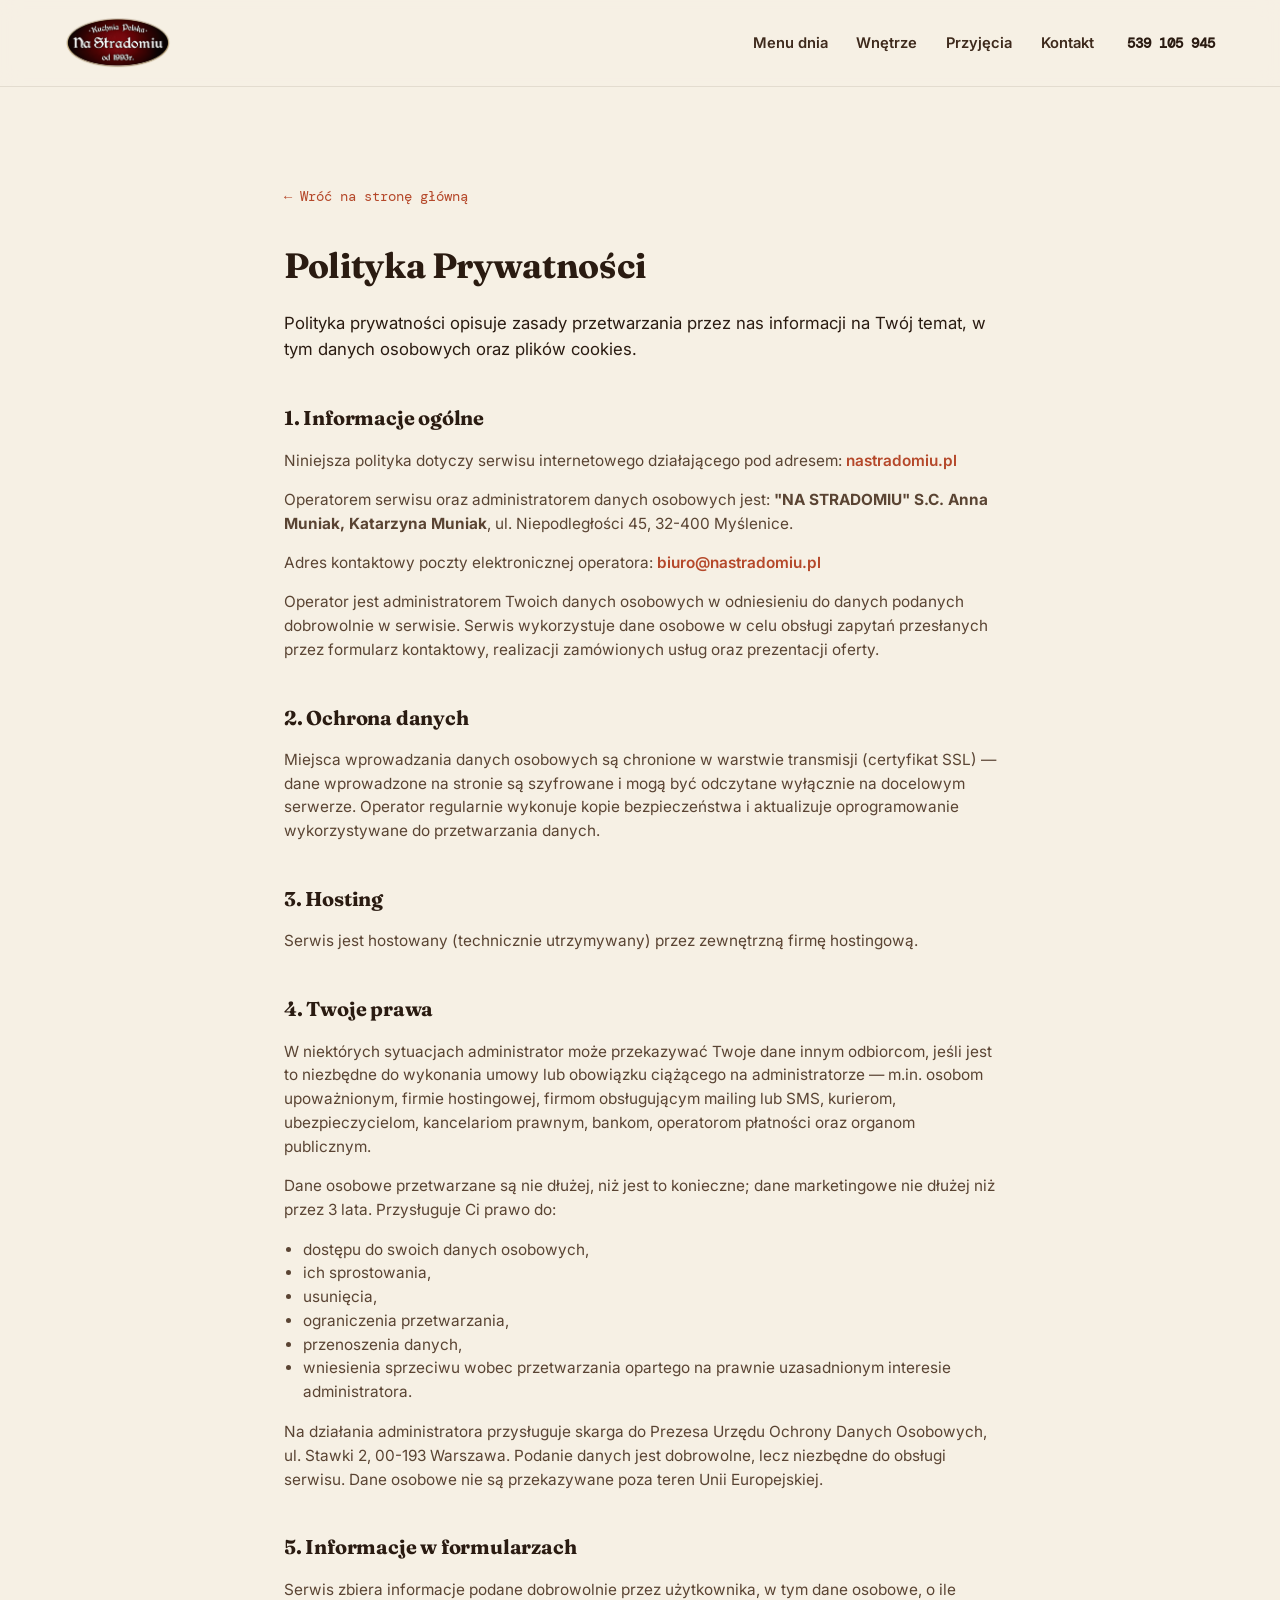
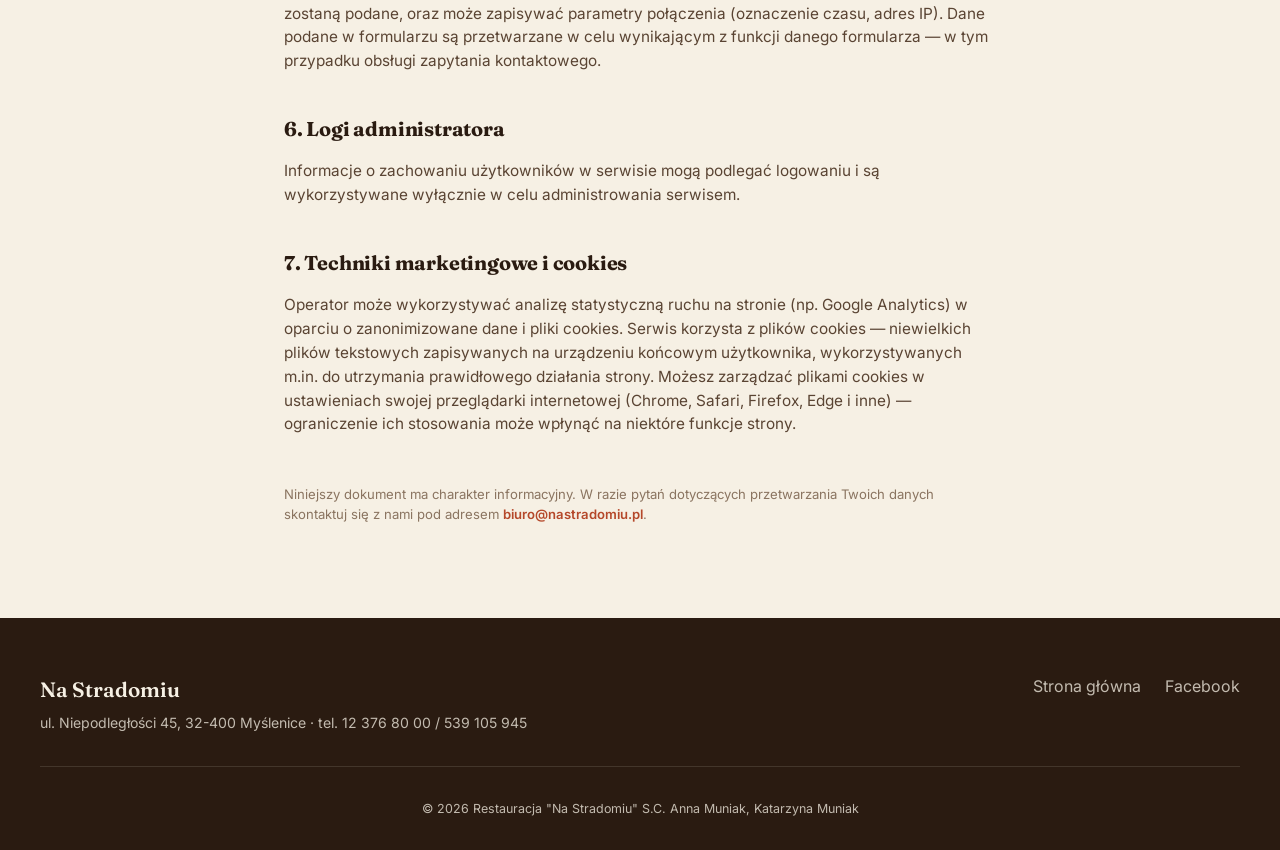
<file: nastradomiu-redesign/polityka-prywatnosci.html>
<!DOCTYPE html>
<html lang="pl">
<head>
<meta charset="UTF-8">
<meta name="viewport" content="width=device-width, initial-scale=1.0">
<title>Polityka Prywatności — Na Stradomiu</title>
<link rel="preconnect" href="https://fonts.googleapis.com">
<link rel="preconnect" href="https://fonts.gstatic.com" crossorigin>
<link href="https://fonts.googleapis.com/css2?family=Fraunces:ital,opsz,wght@0,9..144,400;0,9..144,600;0,9..144,700&family=Inter:wght@400;500;600;700&family=DM+Mono:wght@400;500&display=swap" rel="stylesheet">
<link rel="stylesheet" href="styles.css">
<style>
  .legal { max-width: 760px; margin: 0 auto; padding: 6rem 1.5rem 5rem; }
  .legal h1 { font-size: 2.2rem; margin-bottom: .3em; }
  .legal h2 { font-size: 1.25rem; margin-top: 2em; }
  .legal p, .legal li { color: #5A4433; font-size: 0.96rem; }
  .legal ul { padding-left: 1.2em; }
  .legal .intro { font-size: 1.05rem; color: var(--brown-deep); }
  .back-link { display: inline-block; margin-bottom: 2rem; font-family: var(--font-mono); font-size: 0.85rem; color: var(--terracotta); }
</style>
</head>
<body>

<header class="site-header">
  <div class="header-inner">
    <a class="brand" href="index.html">
      <img class="brand-logo" src="assets/images/logo-transparent.png" alt="Na Stradomiu — Kuchnia Polska, od 1993r.">
    </a>
    <nav class="main-nav" aria-label="Nawigacja główna">
      <a href="index.html#menu">Menu dnia</a>
      <a href="index.html#galeria">Wnętrze</a>
      <a href="index.html#przyjecia">Przyjęcia</a>
      <a href="index.html#kontakt">Kontakt</a>
    </nav>
    <a class="btn btn-ghost header-cta" href="tel:+48539105945">539 105 945</a>
  </div>
</header>

<main class="legal">
  <a class="back-link" href="index.html">← Wróć na stronę główną</a>
  <h1>Polityka Prywatności</h1>
  <p class="intro">Polityka prywatności opisuje zasady przetwarzania przez nas informacji na Twój temat, w tym danych osobowych oraz plików cookies.</p>

  <h2>1. Informacje ogólne</h2>
  <p>Niniejsza polityka dotyczy serwisu internetowego działającego pod adresem: <a class="text-link" href="https://nastradomiu.pl">nastradomiu.pl</a></p>
  <p>Operatorem serwisu oraz administratorem danych osobowych jest: <strong>"NA STRADOMIU" S.C. Anna Muniak, Katarzyna Muniak</strong>, ul. Niepodległości 45, 32-400 Myślenice.</p>
  <p>Adres kontaktowy poczty elektronicznej operatora: <a class="text-link" href="mailto:biuro@nastradomiu.pl">biuro@nastradomiu.pl</a></p>
  <p>Operator jest administratorem Twoich danych osobowych w odniesieniu do danych podanych dobrowolnie w serwisie. Serwis wykorzystuje dane osobowe w celu obsługi zapytań przesłanych przez formularz kontaktowy, realizacji zamówionych usług oraz prezentacji oferty.</p>

  <h2>2. Ochrona danych</h2>
  <p>Miejsca wprowadzania danych osobowych są chronione w warstwie transmisji (certyfikat SSL) — dane wprowadzone na stronie są szyfrowane i mogą być odczytane wyłącznie na docelowym serwerze. Operator regularnie wykonuje kopie bezpieczeństwa i aktualizuje oprogramowanie wykorzystywane do przetwarzania danych.</p>

  <h2>3. Hosting</h2>
  <p>Serwis jest hostowany (technicznie utrzymywany) przez zewnętrzną firmę hostingową.</p>

  <h2>4. Twoje prawa</h2>
  <p>W niektórych sytuacjach administrator może przekazywać Twoje dane innym odbiorcom, jeśli jest to niezbędne do wykonania umowy lub obowiązku ciążącego na administratorze — m.in. osobom upoważnionym, firmie hostingowej, firmom obsługującym mailing lub SMS, kurierom, ubezpieczycielom, kancelariom prawnym, bankom, operatorom płatności oraz organom publicznym.</p>
  <p>Dane osobowe przetwarzane są nie dłużej, niż jest to konieczne; dane marketingowe nie dłużej niż przez 3 lata. Przysługuje Ci prawo do:</p>
  <ul>
    <li>dostępu do swoich danych osobowych,</li>
    <li>ich sprostowania,</li>
    <li>usunięcia,</li>
    <li>ograniczenia przetwarzania,</li>
    <li>przenoszenia danych,</li>
    <li>wniesienia sprzeciwu wobec przetwarzania opartego na prawnie uzasadnionym interesie administratora.</li>
  </ul>
  <p>Na działania administratora przysługuje skarga do Prezesa Urzędu Ochrony Danych Osobowych, ul. Stawki 2, 00-193 Warszawa. Podanie danych jest dobrowolne, lecz niezbędne do obsługi serwisu. Dane osobowe nie są przekazywane poza teren Unii Europejskiej.</p>

  <h2>5. Informacje w formularzach</h2>
  <p>Serwis zbiera informacje podane dobrowolnie przez użytkownika, w tym dane osobowe, o ile zostaną podane, oraz może zapisywać parametry połączenia (oznaczenie czasu, adres IP). Dane podane w formularzu są przetwarzane w celu wynikającym z funkcji danego formularza — w tym przypadku obsługi zapytania kontaktowego.</p>

  <h2>6. Logi administratora</h2>
  <p>Informacje o zachowaniu użytkowników w serwisie mogą podlegać logowaniu i są wykorzystywane wyłącznie w celu administrowania serwisem.</p>

  <h2>7. Techniki marketingowe i cookies</h2>
  <p>Operator może wykorzystywać analizę statystyczną ruchu na stronie (np. Google Analytics) w oparciu o zanonimizowane dane i pliki cookies. Serwis korzysta z plików cookies — niewielkich plików tekstowych zapisywanych na urządzeniu końcowym użytkownika, wykorzystywanych m.in. do utrzymania prawidłowego działania strony. Możesz zarządzać plikami cookies w ustawieniach swojej przeglądarki internetowej (Chrome, Safari, Firefox, Edge i inne) — ograniczenie ich stosowania może wpłynąć na niektóre funkcje strony.</p>

  <p style="margin-top:3rem; font-size:0.82rem; color:#8a7460;">Niniejszy dokument ma charakter informacyjny. W razie pytań dotyczących przetwarzania Twoich danych skontaktuj się z nami pod adresem <a class="text-link" href="mailto:biuro@nastradomiu.pl">biuro@nastradomiu.pl</a>.</p>
</main>

<footer class="site-footer">
  <div class="footer-inner">
    <div class="footer-brand">
      <span class="brand-mark">Na Stradomiu</span>
      <p>ul. Niepodległości 45, 32-400 Myślenice · tel. 12 376 80 00 / 539 105 945</p>
    </div>
    <div class="footer-links">
      <a href="index.html">Strona główna</a>
      <a href="https://www.facebook.com/NaStradomiu/" target="_blank" rel="noopener">Facebook</a>
    </div>
  </div>
  <div class="footer-legal">
    <p>© <span id="year"></span> Restauracja "Na Stradomiu" S.C. Anna Muniak, Katarzyna Muniak</p>
  </div>
</footer>

<script>document.getElementById('year').textContent = new Date().getFullYear();</script>
</body>
</html>
</file>
<file: nastradomiu-redesign/styles.css>
/* ===== Tokens ===== */
:root {
  --cream: #F6F0E4;
  --cream-deep: #EDE3D0;
  --brown: #3E2A1C;
  --brown-deep: #2A1B11;
  --terracotta: #B5482A;
  --terracotta-deep: #983A20;
  --mustard: #D9A441;
  --forest: #3B4B33;
  --paper: #FFFDF8;

  --font-display: "Fraunces", serif;
  --font-body: "Inter", sans-serif;
  --font-mono: "DM Mono", monospace;

  --radius: 6px;
  --ease: cubic-bezier(.22,.61,.36,1);
}

* { box-sizing: border-box; }
html { scroll-behavior: smooth; }

body {
  margin: 0;
  background: var(--cream);
  color: var(--brown);
  font-family: var(--font-body);
  font-size: 16px;
  line-height: 1.55;
  -webkit-font-smoothing: antialiased;
}

img { max-width: 100%; display: block; }

a { color: inherit; text-decoration: none; }

h1, h2, h3 {
  font-family: var(--font-display);
  color: var(--brown-deep);
  margin: 0 0 .4em;
  letter-spacing: -0.01em;
}

.eyebrow {
  font-family: var(--font-mono);
  text-transform: uppercase;
  font-size: 0.78rem;
  letter-spacing: 0.12em;
  color: var(--terracotta);
  margin: 0 0 0.9em;
}

.grain {
  position: fixed;
  inset: 0;
  pointer-events: none;
  z-index: 999;
  opacity: 0.035;
  mix-blend-mode: multiply;
  background-image: url("data:image/svg+xml,%3Csvg xmlns='http://www.w3.org/2000/svg' width='120' height='120'%3E%3Cfilter id='n'%3E%3CfeTurbulence type='fractalNoise' baseFrequency='0.9' numOctaves='2' stitchTiles='stitch'/%3E%3C/filter%3E%3Crect width='100%25' height='100%25' filter='url(%23n)'/%3E%3C/svg%3E");
}

/* ===== Buttons ===== */
.btn {
  display: inline-flex;
  align-items: center;
  gap: .5em;
  padding: .85em 1.6em;
  border-radius: var(--radius);
  font-family: var(--font-body);
  font-weight: 600;
  font-size: 0.95rem;
  border: 1.5px solid transparent;
  cursor: pointer;
  transition: transform .25s var(--ease), background .25s var(--ease), color .25s var(--ease), border-color .25s var(--ease);
}
.btn:hover { transform: translateY(-2px); }
.btn:focus-visible { outline: 3px solid var(--mustard); outline-offset: 2px; }

.btn-primary { background: var(--terracotta); color: var(--paper); }
.btn-primary:hover { background: var(--terracotta-deep); }

.btn-outline { border-color: var(--brown); color: var(--brown); background: transparent; }
.btn-outline:hover { background: var(--brown); color: var(--cream); }

.btn-ghost { border-color: transparent; color: var(--brown-deep); font-family: var(--font-mono); font-size: 0.9rem; padding: .6em 0; }
.btn-ghost:hover { color: var(--terracotta); transform: none; }

.text-link { color: var(--terracotta); font-weight: 600; }
.text-link:hover { text-decoration: underline; }

/* ===== Header ===== */
.site-header {
  position: sticky;
  top: 0;
  z-index: 100;
  background: rgba(246, 240, 228, 0.88);
  backdrop-filter: blur(10px);
  border-bottom: 1px solid rgba(62, 42, 28, 0.1);
}
.header-inner {
  max-width: 1200px;
  margin: 0 auto;
  padding: 1rem 1.5rem;
  display: flex;
  align-items: center;
  gap: 2rem;
}
.brand { display: flex; flex-direction: column; line-height: 1.1; }
.brand-mark { font-family: var(--font-display); font-weight: 600; font-size: 1.3rem; color: var(--brown-deep); }
.brand-sub { font-family: var(--font-mono); font-size: 0.68rem; letter-spacing: .06em; color: var(--terracotta); text-transform: uppercase; }
.brand-logo { height: 54px; width: auto; display: block; }

.main-nav { display: flex; gap: 1.8rem; margin-left: auto; }
.main-nav a { font-weight: 600; font-size: 0.92rem; position: relative; padding: .2em 0; }
.main-nav a::after {
  content: ""; position: absolute; left: 0; right: 0; bottom: -2px; height: 2px;
  background: var(--terracotta); transform: scaleX(0); transform-origin: left; transition: transform .3s var(--ease);
}
.main-nav a:hover::after { transform: scaleX(1); }

.header-cta { white-space: nowrap; }

.nav-toggle { display: none; flex-direction: column; gap: 5px; background: none; border: none; cursor: pointer; padding: .4em; }
.nav-toggle span { width: 22px; height: 2px; background: var(--brown-deep); transition: transform .25s var(--ease), opacity .25s var(--ease); }

.mobile-nav {
  display: none;
  flex-direction: column;
  background: var(--paper);
  border-bottom: 1px solid rgba(62,42,28,0.1);
  padding: 1rem 1.5rem 1.5rem;
}
.mobile-nav a { padding: .7em 0; font-weight: 600; border-bottom: 1px solid rgba(62,42,28,0.08); }

/* ===== Hero ===== */
.hero {
  position: relative;
  max-width: 1200px;
  margin: 0 auto;
  padding: 4.5rem 1.5rem 3rem;
  display: grid;
  grid-template-columns: 1.1fr 0.9fr;
  gap: 3rem;
  align-items: center;
  overflow: hidden;
}
#steamCanvas {
  position: absolute;
  top: -10%;
  right: -5%;
  width: 60%;
  height: 120%;
  pointer-events: none;
  opacity: 0.55;
  z-index: 0;
}
.hero-inner { position: relative; z-index: 1; }
.hero-title {
  font-size: clamp(2.6rem, 5.5vw, 4.4rem);
  line-height: 1.02;
  font-weight: 600;
  margin-bottom: 0.5em;
}
.hero-title em { font-style: italic; color: var(--terracotta); font-weight: 500; }
.hero-lede { font-size: 1.1rem; max-width: 34ch; color: #5A4433; margin-bottom: 1.8em; }
.hero-actions { display: flex; flex-wrap: wrap; gap: 1rem; }

.hero-photo {
  position: relative;
  z-index: 1;
  border-radius: var(--radius);
  overflow: hidden;
  aspect-ratio: 4/5;
  box-shadow: 0 30px 60px -20px rgba(42, 27, 17, 0.35);
  transform: rotate(1.2deg);
}
.hero-photo img { width: 100%; height: 100%; object-fit: cover; }
.photo-tag {
  position: absolute;
  bottom: 1rem; left: 1rem;
  background: var(--paper);
  font-family: var(--font-mono);
  font-size: 0.72rem;
  text-transform: uppercase;
  letter-spacing: .06em;
  padding: .5em .9em;
  border-radius: 999px;
  color: var(--brown-deep);
}

.scroll-cue {
  position: absolute;
  bottom: 0; left: 1.5rem;
  display: flex; align-items: center; gap: .6em;
  font-family: var(--font-mono); font-size: 0.7rem; text-transform: uppercase; letter-spacing: .1em;
  color: var(--brown); opacity: .55;
}
.scroll-cue span {
  width: 1px; height: 26px; background: var(--brown);
  animation: scrollpulse 1.8s ease-in-out infinite;
}
@keyframes scrollpulse { 0%,100% { transform: scaleY(1); opacity: .4; } 50% { transform: scaleY(0.5); opacity: 1; } }

/* ===== Info strip ===== */
.info-strip { background: var(--brown-deep); color: var(--cream); padding: 3rem 1.5rem; }
.info-strip-inner {
  max-width: 1200px; margin: 0 auto;
  display: grid; grid-template-columns: repeat(3, 1fr); gap: 2.5rem;
}
.info-item { display: flex; gap: 1rem; }
.info-num { font-family: var(--font-mono); color: var(--mustard); font-size: 0.85rem; padding-top: .2em; }
.info-item h3 { color: var(--cream); font-size: 1.1rem; margin-bottom: .3em; }
.info-item p { margin: 0; font-size: 0.92rem; color: rgba(246,240,228,0.72); }

/* ===== Sections generic ===== */
section { padding: 5.5rem 1.5rem; }
.section-head { max-width: 1200px; margin: 0 auto 3rem; }
.section-head h2 { font-size: clamp(1.9rem, 3.4vw, 2.6rem); max-width: 20ch; }

/* ===== Offer ===== */
.offer { max-width: 1200px; margin: 0 auto; padding-left: 1.5rem; padding-right: 1.5rem; }
.offer-grid { display: grid; grid-template-columns: repeat(3, 1fr); gap: 2rem; }
.offer-card {
  background: var(--paper);
  border-radius: var(--radius);
  overflow: hidden;
  box-shadow: 0 1px 0 rgba(62,42,28,0.06);
  border: 1px solid rgba(62,42,28,0.08);
  display: flex; flex-direction: column;
}
.offer-photo { aspect-ratio: 4/3; overflow: hidden; }
.offer-photo img { width: 100%; height: 100%; object-fit: cover; transition: transform .5s var(--ease); }
.offer-card:hover .offer-photo img { transform: scale(1.06); }
.offer-body { padding: 1.6rem 1.6rem 1.8rem; display: flex; flex-direction: column; gap: .6em; flex: 1; }
.offer-when { font-family: var(--font-mono); font-size: 0.72rem; text-transform: uppercase; letter-spacing: .08em; color: var(--forest); margin: 0; }
.offer-body p { margin: 0; color: #5A4433; font-size: 0.95rem; }
.offer-note { font-size: 0.85rem !important; padding-top: .4em; border-top: 1px dashed rgba(62,42,28,0.15); margin-top: .4em !important; }
.offer-body .text-link { margin-top: auto; padding-top: .5em; }

/* ===== Gallery / carousel ===== */
.gallery { max-width: 1200px; margin: 0 auto; }
.gallery-head { display: flex; align-items: flex-end; justify-content: space-between; gap: 2rem; flex-wrap: wrap; }
.gallery-controls { display: flex; align-items: center; gap: 1rem; }
.gallery-arrow {
  width: 46px; height: 46px;
  border-radius: 50%;
  border: 1.5px solid var(--brown);
  background: transparent;
  color: var(--brown-deep);
  font-size: 1.1rem;
  cursor: pointer;
  display: flex; align-items: center; justify-content: center;
  transition: background .25s var(--ease), color .25s var(--ease), transform .2s var(--ease);
}
.gallery-arrow:hover { background: var(--terracotta); border-color: var(--terracotta); color: var(--paper); transform: scale(1.06); }
.gallery-arrow:focus-visible { outline: 3px solid var(--mustard); outline-offset: 2px; }
.gallery-count { font-family: var(--font-mono); font-size: 0.82rem; color: var(--brown); opacity: .7; min-width: 3.5em; text-align: center; }

.carousel { position: relative; }
.carousel-viewport {
  overflow: hidden;
  border-radius: var(--radius);
  aspect-ratio: 16/8.5;
  box-shadow: 0 30px 70px -30px rgba(42,27,17,0.4);
  cursor: pointer;
}
.carousel-track {
  display: flex;
  height: 100%;
  transition: transform .6s var(--ease);
  will-change: transform;
}
.carousel-track img {
  width: 100%;
  height: 100%;
  flex-shrink: 0;
  object-fit: cover;
}
.carousel-dots {
  display: flex;
  justify-content: center;
  gap: .5rem;
  margin-top: 1.4rem;
}
.carousel-dots button {
  width: 8px; height: 8px;
  border-radius: 50%;
  border: none;
  background: rgba(62,42,28,0.22);
  padding: 0;
  cursor: pointer;
  transition: background .25s var(--ease), transform .25s var(--ease);
}
.carousel-dots button.active { background: var(--terracotta); transform: scale(1.3); }
.carousel-dots button:focus-visible { outline: 2px solid var(--mustard); outline-offset: 2px; }

.lightbox {
  position: fixed; inset: 0; z-index: 200;
  background: rgba(26, 17, 11, 0.92);
  display: none; align-items: center; justify-content: center;
  padding: 2rem;
}
.lightbox.open { display: flex; }
.lightbox img { max-height: 88vh; max-width: 90vw; border-radius: var(--radius); }
.lightbox-close {
  position: absolute; top: 1.5rem; right: 1.5rem;
  background: none; border: none; color: var(--cream); font-size: 2rem; cursor: pointer; line-height: 1;
}

/* ===== Contact ===== */
.contact { background: var(--cream-deep); }
.contact-grid {
  max-width: 1200px; margin: 0 auto;
  display: grid; grid-template-columns: 1fr 1fr; gap: 3.5rem;
  align-items: start;
}
.contact-text { color: #5A4433; max-width: 42ch; }
.contact-list { list-style: none; margin: 2rem 0; padding: 0; display: flex; flex-direction: column; gap: 1rem; }
.contact-list a:hover { color: var(--terracotta); }
.contact-label { display: block; font-family: var(--font-mono); font-size: 0.68rem; text-transform: uppercase; letter-spacing: .08em; color: var(--terracotta); margin-bottom: .2em; }

.map-embed { border-radius: var(--radius); overflow: hidden; border: 1px solid rgba(62,42,28,0.12); }
.map-embed iframe { display: block; }

.contact-form {
  background: var(--paper);
  padding: 2.2rem;
  border-radius: var(--radius);
  border: 1px solid rgba(62,42,28,0.1);
  display: flex; flex-direction: column; gap: 1.1rem;
}
.contact-form h3 { font-size: 1.3rem; margin-bottom: .2em; }
.contact-form label { display: flex; flex-direction: column; gap: .4em; font-size: 0.9rem; font-weight: 600; }
.contact-form input, .contact-form textarea {
  font-family: var(--font-body);
  font-size: 0.95rem;
  padding: .8em .9em;
  border: 1.5px solid rgba(62,42,28,0.18);
  border-radius: var(--radius);
  background: var(--cream);
  color: var(--brown-deep);
  resize: vertical;
}
.contact-form input:focus, .contact-form textarea:focus {
  outline: none; border-color: var(--terracotta);
}
.form-status { font-size: 0.85rem; margin: 0; min-height: 1.2em; color: var(--forest); font-weight: 600; }

/* ===== Footer ===== */
.site-footer { background: var(--brown-deep); color: rgba(246,240,228,0.75); padding: 3.5rem 1.5rem 2rem; }
.footer-inner {
  max-width: 1200px; margin: 0 auto 2rem;
  display: flex; justify-content: space-between; flex-wrap: wrap; gap: 2rem;
}
.footer-brand .brand-mark { color: var(--cream); }
.footer-brand p { margin: .4em 0 0; font-size: 0.88rem; }
.footer-tags { color: var(--mustard) !important; }
.footer-links { display: flex; gap: 1.5rem; align-items: flex-start; }
.footer-links a:hover { color: var(--mustard); }

.footer-legal {
  max-width: 1200px; margin: 0 auto;
  padding-top: 2rem; border-top: 1px solid rgba(246,240,228,0.12);
  display: flex; flex-direction: column; align-items: center; gap: 1rem; text-align: center;
}
.footer-legal img { max-width: 380px; opacity: 0.9; }
.footer-legal p { font-size: 0.78rem; margin: 0; }

/* ===== Toast ===== */
.toast {
  position: fixed; bottom: 1.5rem; left: 50%; transform: translateX(-50%) translateY(20px);
  background: var(--brown-deep); color: var(--cream);
  padding: .9em 1.4em; border-radius: var(--radius);
  font-size: 0.9rem; font-weight: 600;
  opacity: 0; pointer-events: none;
  transition: opacity .3s var(--ease), transform .3s var(--ease);
  z-index: 300; max-width: 90vw; text-align: center;
}
.toast.show { opacity: 1; transform: translateX(-50%) translateY(0); }

/* ===== Reveal (GSAP hook, CSS fallback) ===== */
.reveal { opacity: 1; }
@media (prefers-reduced-motion: no-preference) {
  .reveal { opacity: 0; transform: translateY(24px); }
}

/* ===== Responsive ===== */
@media (max-width: 900px) {
  .main-nav, .header-cta { display: none; }
  .nav-toggle { display: flex; }
  .mobile-nav.open { display: flex; }

  .hero { grid-template-columns: 1fr; padding-top: 2.5rem; }
  .hero-photo { order: -1; aspect-ratio: 16/10; transform: none; }
  #steamCanvas { display: none; }

  .info-strip-inner { grid-template-columns: 1fr; gap: 1.8rem; }
  .offer-grid { grid-template-columns: 1fr; }
  .contact-grid { grid-template-columns: 1fr; }
  section { padding: 3.5rem 1.2rem; }
  .carousel-viewport { aspect-ratio: 4/3.2; }
  .gallery-head { align-items: flex-start; }
}
</file>
